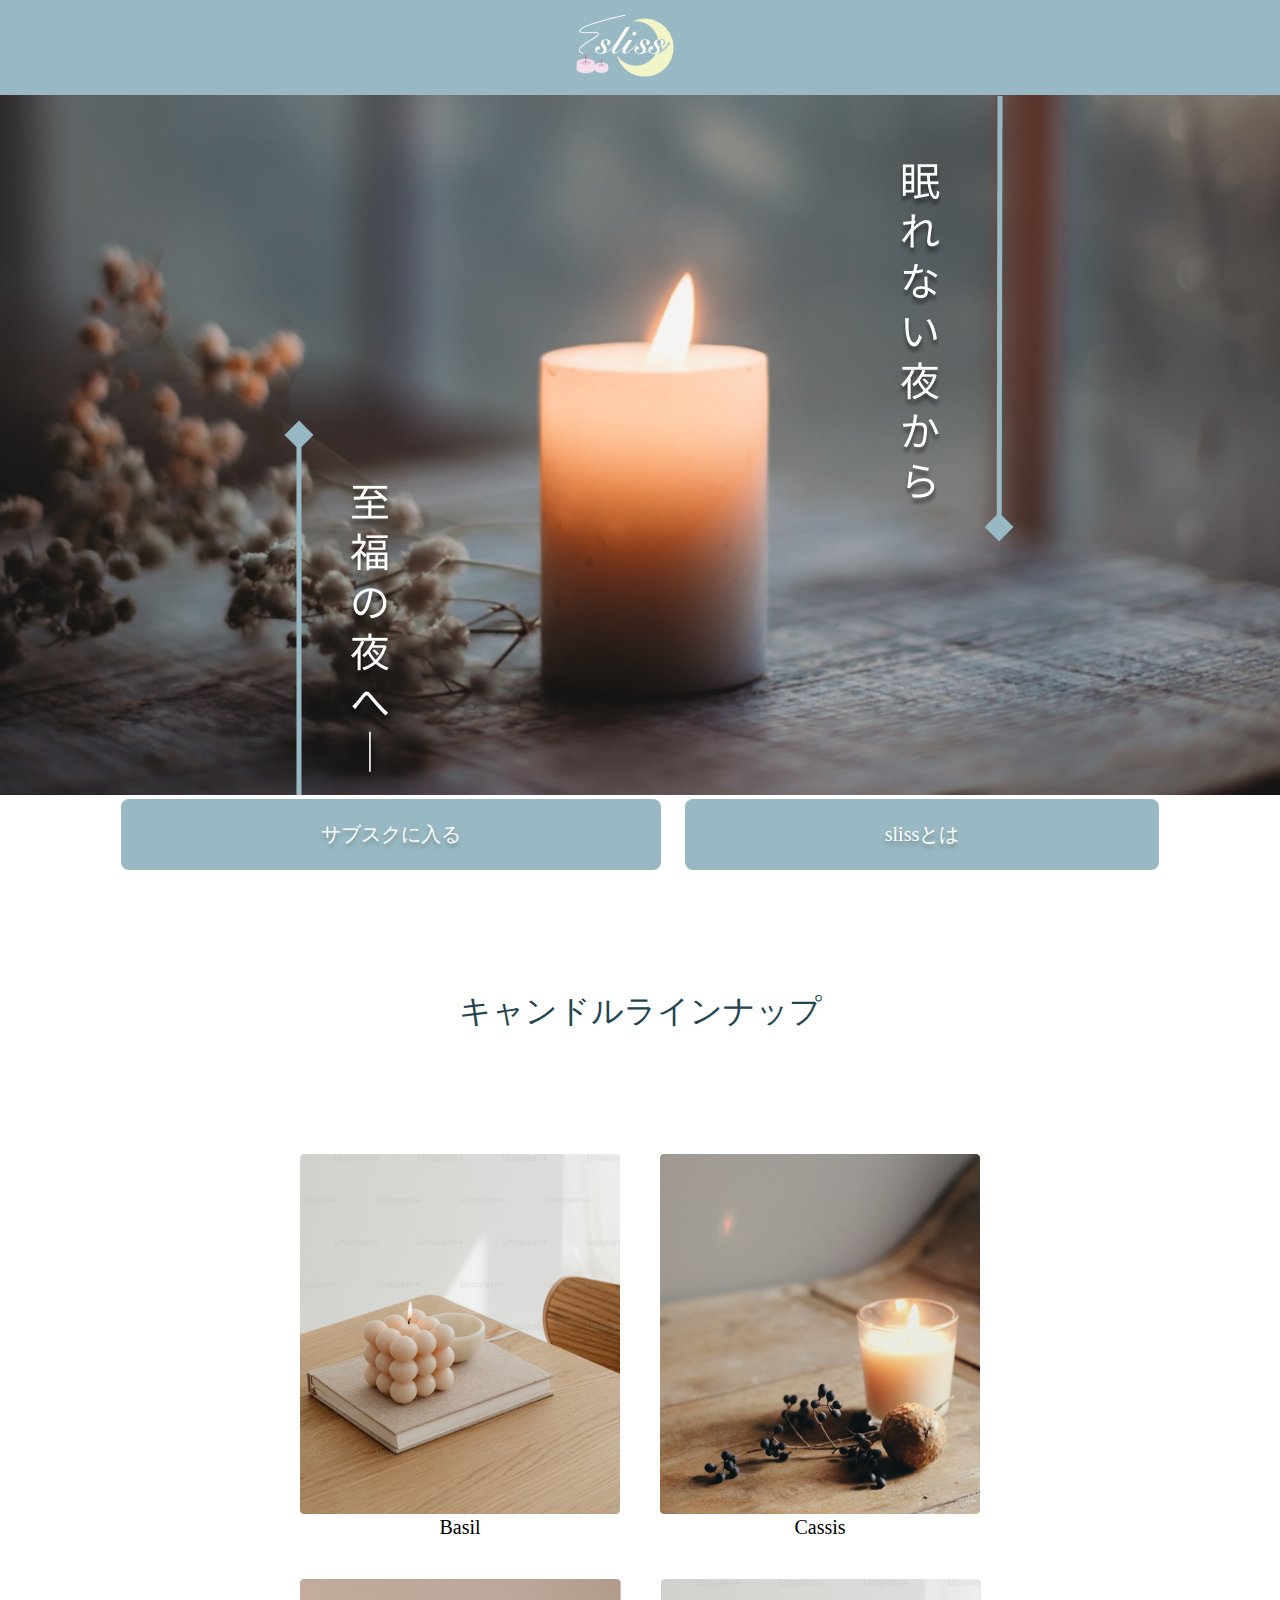
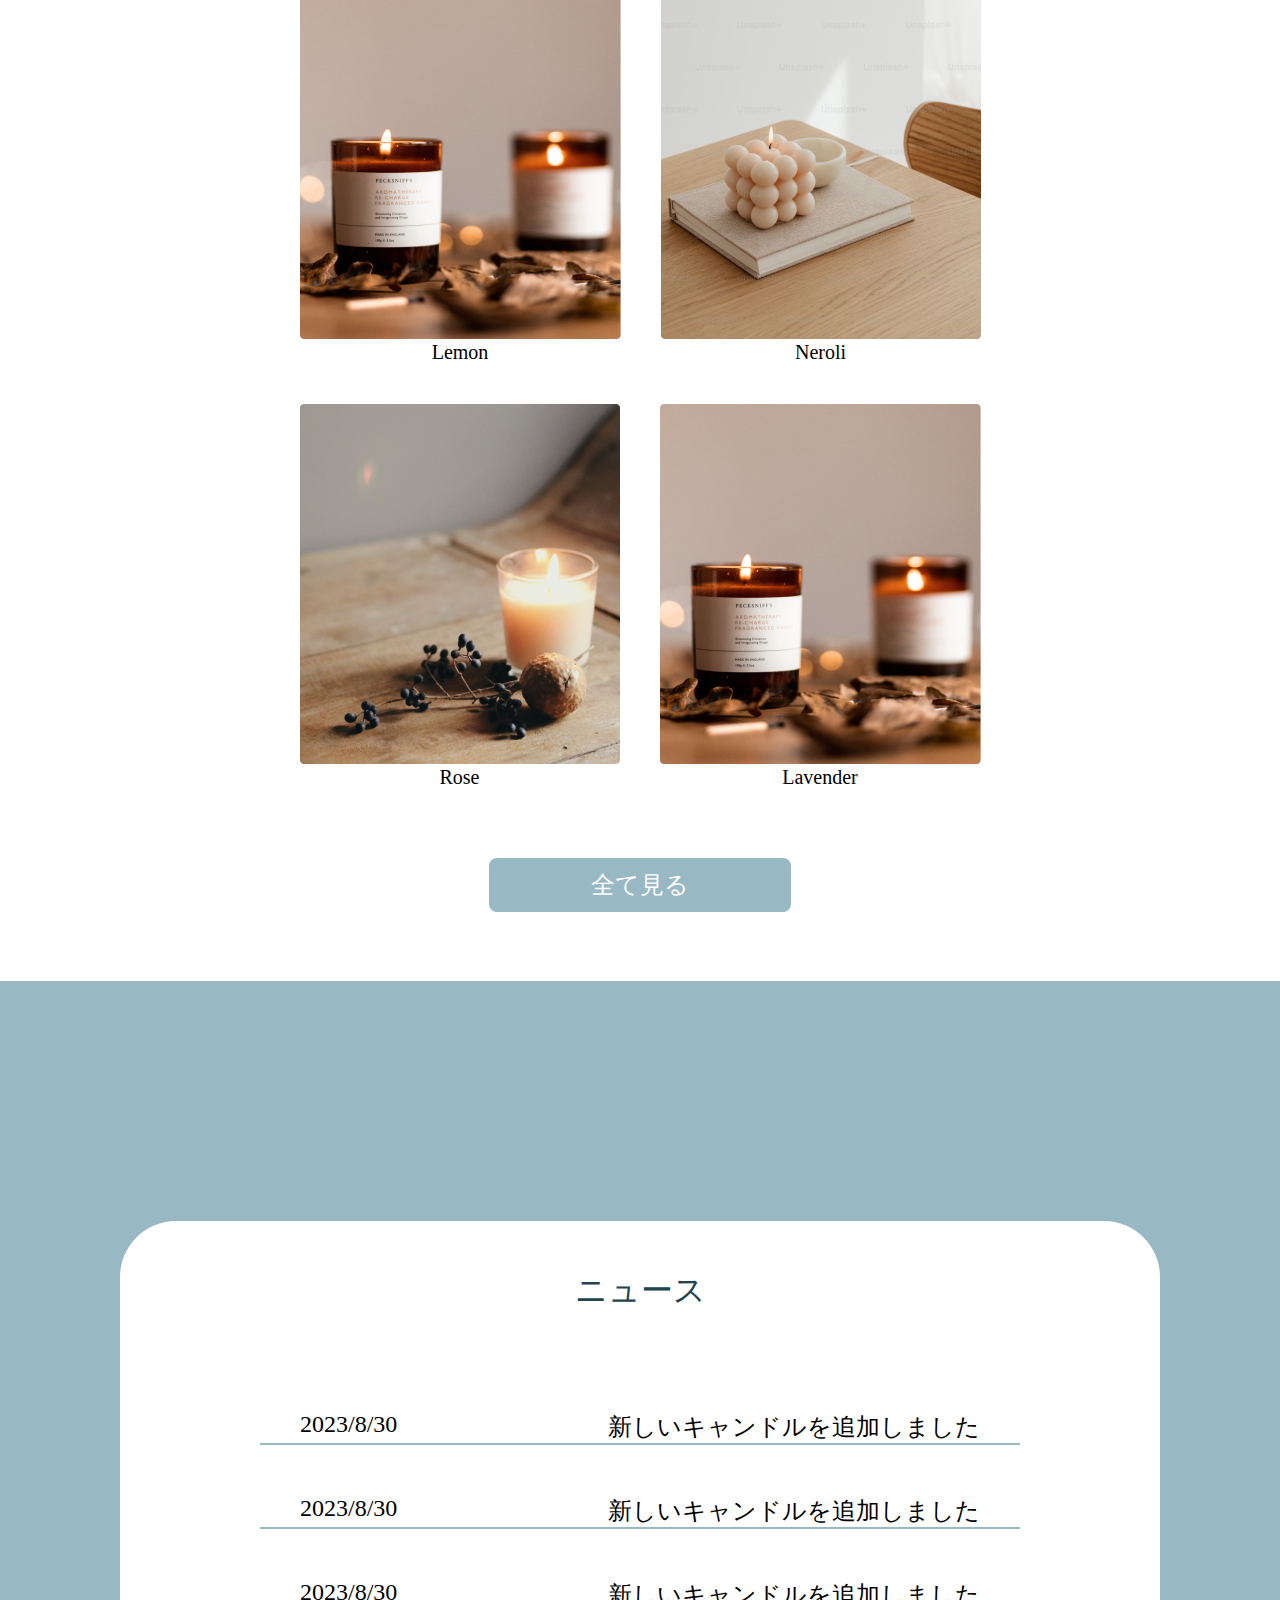
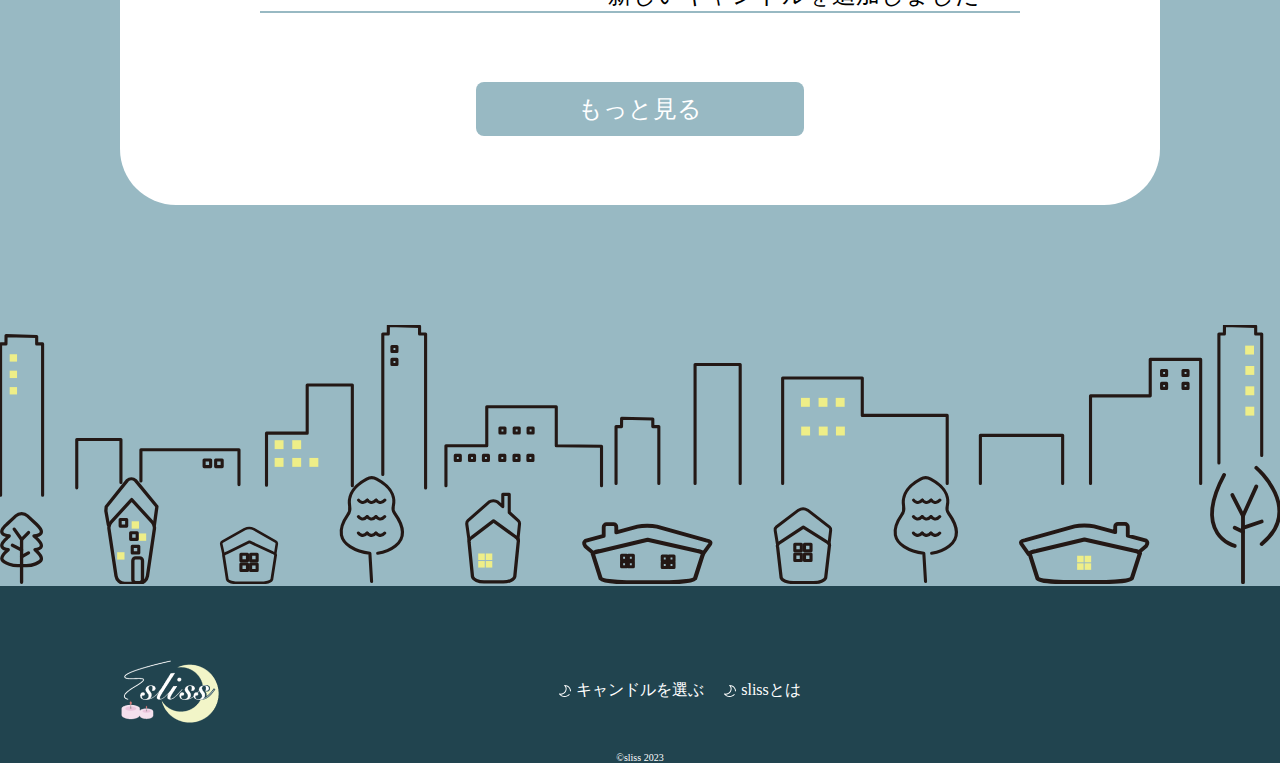
<file: index.html>
<!DOCTYPE html>
<html lang="ja" prefix="og: http://ogp.me/ns# fb: http://ogp.me/ns/fb# article: http://ogp.me/ns/article#">
<head>
    <meta charset="utf-8">
    <meta name="viewport" content="width=device-width,initial-scale=1.0,minimum-scale=1.0">
    <meta name="format-detection" content="telephone=no">
    <meta name="keywords" content="">
    <meta name="description" content="ここに説明文を設定">
    <title>sliss</title>

    <!-- 公開の際必要なmeta情報 課題時はコメントでも可です -->
    <meta name="twitter:card" content="summary">
    <meta name="twitter:site" content="@twitteraccount">
    <meta property="og:site_name" content="サイト名">
    <meta property="og:title" content="サイトタイトル">
    <meta property="og:description" content="サイト説明文">
    <meta property="og:url" content="https://hoge.ecc.com/">
    <meta property="og:image" content="https://hoge.ecc.com/ogp.png">
    <meta property="og:type" content="website">
    <link rel="shortcut icon" href="http://www.hoge.hoge/favicon.ico" type="image/vnd.microsoft.icon">
    <link rel="apple-touch-icon" href="http://www.hoge.hoge/logo.png">
    <link rel="stylesheet" href="https://cdnjs.cloudflare.com/ajax/libs/font-awesome/6.4.0/css/all.min.css" integrity="sha512-iecdLmaskl7CVkqkXNQ/ZH/XLlvWZOJyj7Yy7tcenmpD1ypASozpmT/E0iPtmFIB46ZmdtAc9eNBvH0H/ZpiBw==" crossorigin="anonymous" referrerpolicy="no-referrer">


    <!-- ページのスタイルはheadの最後に記載 -->
    <link rel="stylesheet" href="css/ress.css">
    <link rel="stylesheet" href="css/common.css">
    <link rel="stylesheet" href="css/index.css">
</head>
<body>
    <header>
        <i class="fa-solid fa-bars"></i>
        <h1><img src="images/logo.png" alt=""></h1>
        <div class="navIcon">
            <i class="fa-solid fa-magnifying-glass"></i>
            <i class="fa-solid fa-cart-shopping"></i>
        </div>
    </header>
    <main>
        <h2 class="firstView"><img src="images/main.png" alt=""></h2>
        <div class="menuBar">
            <a href="">サブスクに入る</a>
            <a href="">slissとは</a>
        </div>
        <div>
            <h2 class="itemttl">キャンドルラインナップ</h2>
            <div class="itemWrap">
                <div class="item">
                    <img src="images/pic1.png" alt="">
                    <p>Basil</p>
                </div>
                <div class="item">
                    <img src="images/pic2.png" alt="">
                    <p>Cassis</p>
                </div>
                <div class="item">
                    <img src="images/pic3.png" alt="">
                    <p>Lemon</p>
                </div>
                <div class="item">
                    <img src="images/pic1.png" alt="">
                    <p>Neroli</p>
                </div>
                <div class="item">
                    <img src="images/pic2.png" alt="">
                    <p>Rose</p>
                </div>
                <div class="item">
                    <img src="images/pic3.png" alt="">
                    <p>Lavender</p>
                </div>
            </div>
            <p class="more"><a href="">全て見る</a></p>
        </div>
        <div class="newsWrapper">
            <div class="newsWrap">
                <h2 class="newsttl">ニュース</h2>
                <div class="contain">
                    <div class="news">
                        <p>2023/8/30</p>
                        <p>新しいキャンドルを追加しました</p>
                    </div>
                    <div class="news">
                        <p>2023/8/30</p>
                        <p>新しいキャンドルを追加しました</p>
                    </div>
                    <div class="news">
                        <p>2023/8/30</p>
                        <p>新しいキャンドルを追加しました</p>
                    </div>
                </div>
                <p class="more"><a href="">もっと見る</a></p>
            </div>
            <img src="images/twon.svg" alt="">
        </div>
    </main>
    
    <footer>
        <div class="footerWrap">
            <img src="images/logo.png" alt="">
            <div class="flex">
                <div class="footerLink">
                    <img src="images/moon.svg" alt="">
                    <p>キャンドルを選ぶ</p>
                </div>
                <div class="footerLink">
                    <img src="images/moon.svg" alt="">
                    <p>slissとは</p>
                </div>
            </div>
            <div class="flex">
                <i class="fa-brands fa-twitter"></i>
                <i class="fa-brands fa-instagram"></i>
            </div>
        </div>
        <p class="copy">&copy;sliss 2023</p>
    </footer>
</body>
</html>
</file>
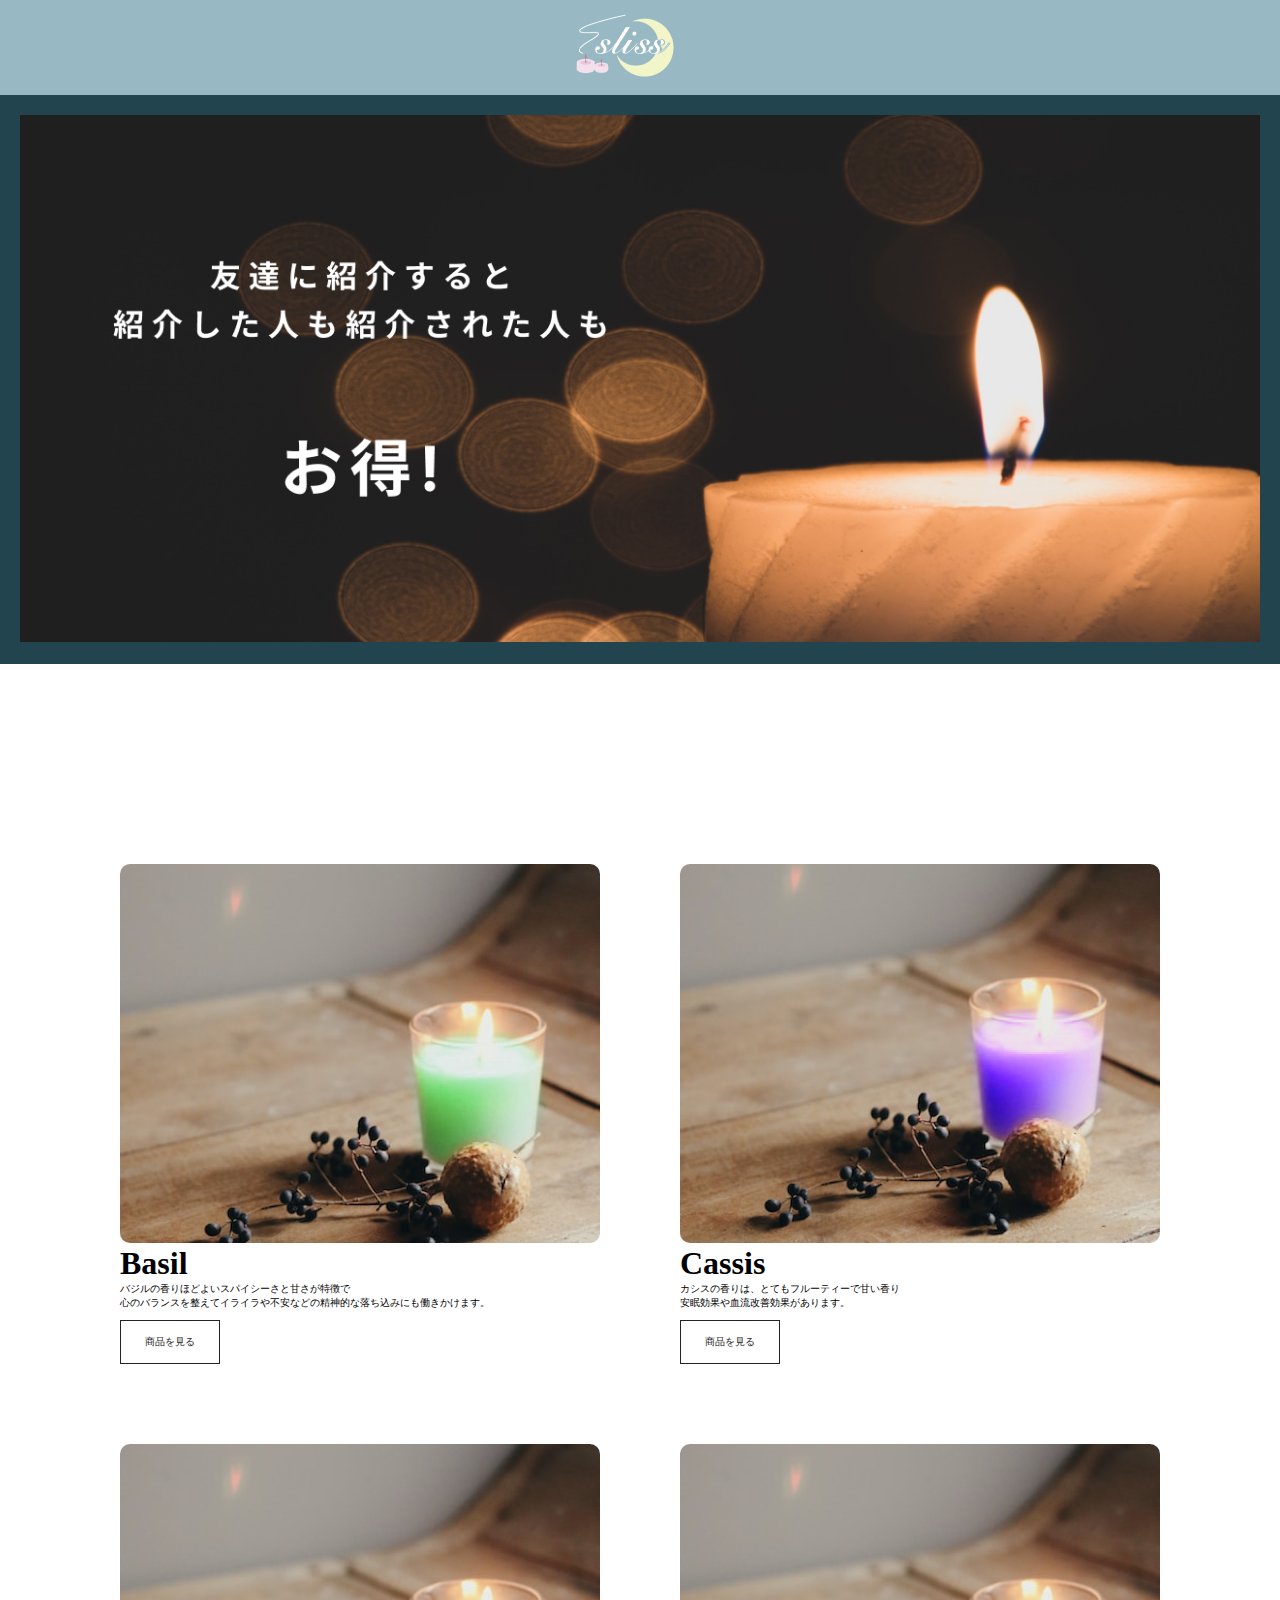
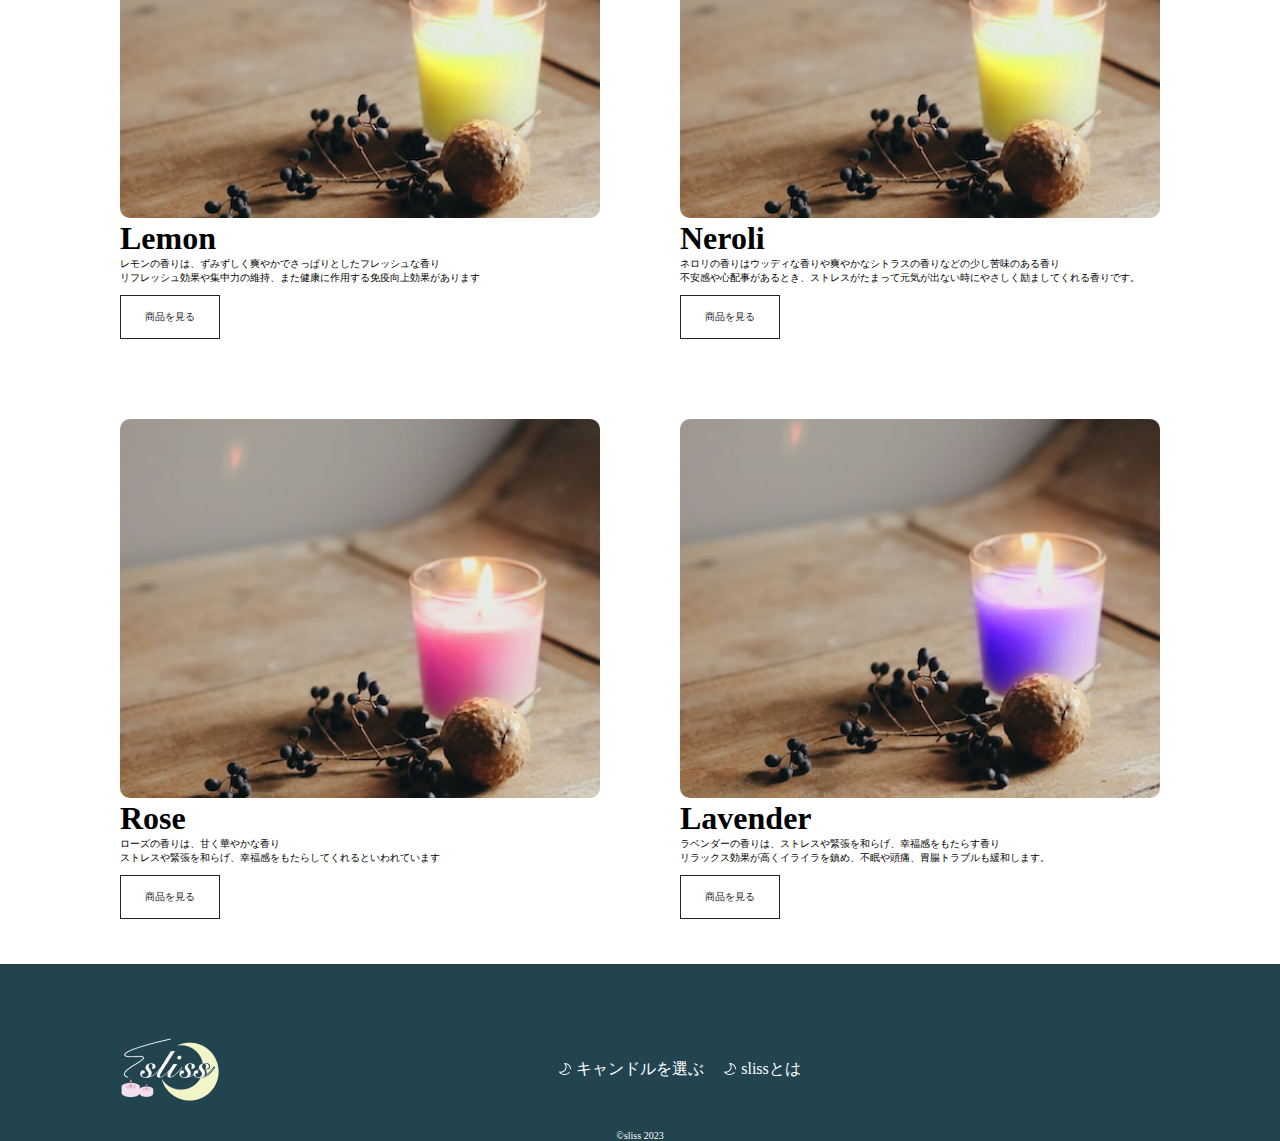
<file: item.html>
<!DOCTYPE html>
<html lang="ja" prefix="og: http://ogp.me/ns# fb: http://ogp.me/ns/fb# article: http://ogp.me/ns/article#">
<head>
    <meta charset="utf-8">
    <meta name="viewport" content="width=device-width,initial-scale=1.0,minimum-scale=1.0">
    <meta name="format-detection" content="telephone=no">
    <meta name="keywords" content="">
    <meta name="description" content="ここに説明文を設定">
    <title>sliss</title>

    <!-- 公開の際必要なmeta情報 課題時はコメントでも可です -->
    <meta name="twitter:card" content="summary">
    <meta name="twitter:site" content="@twitteraccount">
    <meta property="og:site_name" content="サイト名">
    <meta property="og:title" content="サイトタイトル">
    <meta property="og:description" content="サイト説明文">
    <meta property="og:url" content="https://hoge.ecc.com/">
    <meta property="og:image" content="https://hoge.ecc.com/ogp.png">
    <meta property="og:type" content="website">
    <link rel="shortcut icon" href="http://www.hoge.hoge/favicon.ico" type="image/vnd.microsoft.icon">
    <link rel="apple-touch-icon" href="http://www.hoge.hoge/logo.png">
    <link rel="stylesheet" href="https://cdnjs.cloudflare.com/ajax/libs/font-awesome/6.4.0/css/all.min.css" integrity="sha512-iecdLmaskl7CVkqkXNQ/ZH/XLlvWZOJyj7Yy7tcenmpD1ypASozpmT/E0iPtmFIB46ZmdtAc9eNBvH0H/ZpiBw==" crossorigin="anonymous" referrerpolicy="no-referrer">


    <!-- ページのスタイルはheadの最後に記載 -->
    <link rel="stylesheet" href="css/ress.css">
    <link rel="stylesheet" href="css/common.css">
    <link rel="stylesheet" href="css/item.css">
</head>
<body>
    <header>
        <i class="fa-solid fa-bars"></i>
        <h1><img src="images/logo.png" alt=""></h1>
        <div class="navIcon">
            <i class="fa-solid fa-magnifying-glass"></i>
            <i class="fa-solid fa-cart-shopping"></i>
        </div>
    </header>

    <main>
        <p class="banner"><img src="images/banner.png" alt=""></p>
        <div class="itemWrapper">
            <div>
                <img src="images/candle_green.png" alt="">
                <h2 class="itemName">Basil</h2>
                <p>バジルの香りほどよいスパイシーさと甘さが特徴で<br>
                    心のバランスを整えてイライラや不安などの精神的な落ち込みにも働きかけます。</p>
                <div class="shopping">
                    <a href="#">商品を見る</a>
                    <i class="fa-solid fa-cart-shopping"></i>
                </div>
            </div>
            <div>
                <img src="images/candle_purple.png" alt="">
                <h2 class="itemName">Cassis</h2>
                <p>カシスの香りは、とてもフルーティーで甘い香り<br>
                    安眠効果や血流改善効果があります。</p>
                <div class="shopping">
                    <a href="#">商品を見る</a>
                    <i class="fa-solid fa-cart-shopping"></i>
                </div>
            </div>
            <div>
                <img src="images/candle_yellow.png" alt="">
                <h2 class="itemName">Lemon</h2>
                <p>レモンの香りは、ずみずしく爽やかでさっぱりとしたフレッシュな香り<br>
                    リフレッシュ効果や集中力の維持、また健康に作用する免疫向上効果があります</p>
                <div class="shopping">
                    <a href="#">商品を見る</a>
                    <i class="fa-solid fa-cart-shopping"></i>
                </div>
            </div>
            <div>
                <img src="images/candle_yellow.png" alt="">
                <h2 class="itemName">Neroli</h2>
                <p>ネロリの香りはウッディな香りや爽やかなシトラスの香りなどの少し苦味のある香り<br>
                    不安感や心配事があるとき、ストレスがたまって元気が出ない時にやさしく励ましてくれる香りです。</p>
                <div class="shopping">
                    <a href="#">商品を見る</a>
                    <i class="fa-solid fa-cart-shopping"></i>
                </div>
            </div>
            <div>
                <img src="images/candle_pink.png" alt="">
                <h2 class="itemName">Rose</h2>
                <p>ローズの香りは、甘く華やかな香り<br>
                    ストレスや緊張を和らげ、幸福感をもたらしてくれるといわれています</p>
                <div class="shopping">
                    <a href="#">商品を見る</a>
                    <i class="fa-solid fa-cart-shopping"></i>
                </div>
            </div>
            <div>
                <img src="images/candle_purple.png" alt="">
                <h2 class="itemName">Lavender</h2>
                <p>ラベンダーの香りは、ストレスや緊張を和らげ、幸福感をもたらす香り<br>
                    リラックス効果が高くイライラを鎮め、不眠や頭痛、胃腸トラブルも緩和します。</p>
                <div class="shopping">
                    <a href="#">商品を見る</a>
                    <i class="fa-solid fa-cart-shopping"></i>
                </div>
            </div>
        </div>
    </main>

    <footer>
        <div class="footerWrap">
            <img src="images/logo.png" alt="">
            <div class="flex">
                <div class="footerLink">
                    <img src="images/moon.svg" alt="">
                    <p>キャンドルを選ぶ</p>
                </div>
                <div class="footerLink">
                    <img src="images/moon.svg" alt="">
                    <p>slissとは</p>
                </div>
            </div>
            <div class="flex">
                <i class="fa-brands fa-twitter"></i>
                <i class="fa-brands fa-instagram"></i>
            </div>
        </div>
        <p class="copy">&copy;sliss 2023</p>
    </footer>
</body>
</html>
</file>
<file: css/ress.css>
/* resset.dev • v5.0.2 */

/* # =================================================================
   # Global selectors
   # ================================================================= */

   html {
    box-sizing: border-box;
    -webkit-text-size-adjust: 100%; /* Prevent adjustments of font size after orientation changes in iOS */
    word-break: normal;
    -moz-tab-size: 4;
    tab-size: 4;
  }
  
  *,
  ::before,
  ::after {
    background-repeat: no-repeat; /* Set `background-repeat: no-repeat` to all elements and pseudo elements */
    box-sizing: inherit;
  }
  
  ::before,
  ::after {
    text-decoration: inherit; /* Inherit text-decoration and vertical align to ::before and ::after pseudo elements */
    vertical-align: inherit;
  }
  
  * {
    padding: 0; /* Reset `padding` and `margin` of all elements */
    margin: 0;
  }
  
  /* # =================================================================
     # General elements
     # ================================================================= */
  
  hr {
    overflow: visible; /* Show the overflow in Edge and IE */
    height: 0; /* Add the correct box sizing in Firefox */
    color: inherit; /* Correct border color in Firefox. */
  }
  
  details,
  main {
    display: block; /* Render the `main` element consistently in IE. */
  }
  
  summary {
    display: list-item; /* Add the correct display in all browsers */
  }
  
  small {
    font-size: 80%; /* Set font-size to 80% in `small` elements */
  }
  
  [hidden] {
    display: none; /* Add the correct display in IE */
  }
  
  abbr[title] {
    border-bottom: none; /* Remove the bottom border in Chrome 57 */
    /* Add the correct text decoration in Chrome, Edge, IE, Opera, and Safari */
    text-decoration: underline;
    text-decoration: underline dotted;
  }
  
  a {
    background-color: transparent; /* Remove the gray background on active links in IE 10 */
  }
  
  a:active,
  a:hover {
    outline-width: 0; /* Remove the outline when hovering in all browsers */
  }
  
  code,
  kbd,
  pre,
  samp {
    font-family: monospace, monospace; /* Specify the font family of code elements */
  }
  
  pre {
    font-size: 1em; /* Correct the odd `em` font sizing in all browsers */
  }
  
  b,
  strong {
    font-weight: bolder; /* Add the correct font weight in Chrome, Edge, and Safari */
  }
  
  /* https://gist.github.com/unruthless/413930 */
  sub,
  sup {
    font-size: 75%;
    line-height: 0;
    position: relative;
    vertical-align: baseline;
  }
  
  sub {
    bottom: -0.25em;
  }
  
  sup {
    top: -0.5em;
  }
  
  table {
    border-color: inherit; /* Correct border color in all Chrome, Edge, and Safari. */
    text-indent: 0; /* Remove text indentation in Chrome, Edge, and Safari */
  }
  
  iframe {
    border-style: none;
  }
  
  /* # =================================================================
     # Forms
     # ================================================================= */
  
  input {
    border-radius: 0;
  }
  
  [type='number']::-webkit-inner-spin-button,
  [type='number']::-webkit-outer-spin-button {
    height: auto; /* Correct the cursor style of increment and decrement buttons in Chrome */
  }
  
  [type='search'] {
    -webkit-appearance: textfield; /* Correct the odd appearance in Chrome and Safari */
    outline-offset: -2px; /* Correct the outline style in Safari */
  }
  
  [type='search']::-webkit-search-decoration {
    -webkit-appearance: none; /* Remove the inner padding in Chrome and Safari on macOS */
  }
  
  textarea {
    overflow: auto; /* Internet Explorer 11+ */
    resize: vertical; /* Specify textarea resizability */
  }
  
  button,
  input,
  optgroup,
  select,
  textarea {
    font: inherit; /* Specify font inheritance of form elements */
  }
  
  optgroup {
    font-weight: bold; /* Restore the font weight unset by the previous rule */
  }
  
  button {
    overflow: visible; /* Address `overflow` set to `hidden` in IE 8/9/10/11 */
  }
  
  button,
  select {
    text-transform: none; /* Firefox 40+, Internet Explorer 11- */
  }
  
  /* Apply cursor pointer to button elements */
  button,
  [type='button'],
  [type='reset'],
  [type='submit'],
  [role='button'] {
    cursor: pointer;
  }
  
  /* Remove inner padding and border in Firefox 4+ */
  button::-moz-focus-inner,
  [type='button']::-moz-focus-inner,
  [type='reset']::-moz-focus-inner,
  [type='submit']::-moz-focus-inner {
    border-style: none;
    padding: 0;
  }
  
  /* Replace focus style removed in the border reset above */
  button:-moz-focusring,
  [type='button']::-moz-focus-inner,
  [type='reset']::-moz-focus-inner,
  [type='submit']::-moz-focus-inner {
    outline: 1px dotted ButtonText;
  }
  
  button,
  html [type='button'], /* Prevent a WebKit bug where (2) destroys native `audio` and `video`controls in Android 4 */
  [type='reset'],
  [type='submit'] {
    -webkit-appearance: button; /* Correct the inability to style clickable types in iOS */
  }
  
  /* Remove the default button styling in all browsers */
  button,
  input,
  select,
  textarea {
    background-color: transparent;
    border-style: none;
  }
  
  a:focus,
  button:focus,
  input:focus,
  select:focus,
  textarea:focus {
    outline-width: 0;
  }
  
  /* Style select like a standard input */
  select {
    -moz-appearance: none; /* Firefox 36+ */
    -webkit-appearance: none; /* Chrome 41+ */
  }
  
  select::-ms-expand {
    display: none; /* Internet Explorer 11+ */
  }
  
  select::-ms-value {
    color: currentColor; /* Internet Explorer 11+ */
  }
  
  legend {
    border: 0; /* Correct `color` not being inherited in IE 8/9/10/11 */
    color: inherit; /* Correct the color inheritance from `fieldset` elements in IE */
    display: table; /* Correct the text wrapping in Edge and IE */
    max-width: 100%; /* Correct the text wrapping in Edge and IE */
    white-space: normal; /* Correct the text wrapping in Edge and IE */
    max-width: 100%; /* Correct the text wrapping in Edge 18- and IE */
  }
  
  ::-webkit-file-upload-button {
    /* Correct the inability to style clickable types in iOS and Safari */
    -webkit-appearance: button;
    color: inherit;
    font: inherit; /* Change font properties to `inherit` in Chrome and Safari */
  }
  
  /* Replace pointer cursor in disabled elements */
  [disabled] {
    cursor: default;
  }
  
  /* # =================================================================
     # Specify media element style
     # ================================================================= */
  
  img {
    border-style: none; /* Remove border when inside `a` element in IE 8/9/10 */
  }
  
  /* Add the correct vertical alignment in Chrome, Firefox, and Opera */
  progress {
    vertical-align: baseline;
  }
  
  /* # =================================================================
     # Accessibility
     # ================================================================= */
  
  /* Specify the progress cursor of updating elements */
  [aria-busy='true'] {
    cursor: progress;
  }
  
  /* Specify the pointer cursor of trigger elements */
  [aria-controls] {
    cursor: pointer;
  }
  
  /* Specify the unstyled cursor of disabled, not-editable, or otherwise inoperable elements */
  [aria-disabled='true'] {
    cursor: default;
  }
</file>
<file: css/common.css>
html{
    font-size: 62.5%;
}
html, body{
    height: 100%;
    width: 100%;
}
a{
    text-decoration: none;
}

/* header */
header{
    display: flex;
    align-items: center;
    justify-content: space-between;
    padding: 1.2rem 6rem;
    background: #98B9C3;
    i{
        font-size: 2.5rem;
        color: #fff;
    }
}
.navIcon{
    display: flex;
    gap: 3rem;
}

/* footer */
footer{
    background: #21444f;
}
.footerWrap{
    display: flex;
    align-items: center;
    justify-content: space-between;
    color: #fff;
    padding: 7.2rem 12rem 1.8rem 12rem;
}
.footerLink{
    display: flex;
    align-items: center;
    gap: 5px;
    font-size: 1.6rem;
}
.flex{
    display: flex;
    gap: 2rem;
    i{
        font-size: 2.4rem;
    }
}
.copy{
    margin: 1rem 0;
    text-align: center;
    color: #fff;
}
</file>
<file: css/index.css>
.firstView{
    img{
        width: 100%;
        height: 100%;
    }
}
.menuBar{
    display: flex;
    justify-content: center;
    gap: 2.4rem;
    font-size: 2rem;
    a{
        padding: 2.2rem 20rem;
        border-radius: 8px;
        color: #fff;
        text-shadow: 0px 4px 4px rgba(0, 0, 0, 0.25);
        background: #98B9C3;
    }
}
.itemttl{
    padding: 12rem 0;
    text-align: center;
    font-size: 3.2rem;
    font-weight: 400;
    color: #21444f;
}
.itemWrap{
    padding: 0 12rem;
    display: flex;
    justify-content: center;
    flex-wrap: wrap;
    gap: 4rem;
    p{
        text-align: center;
        font-size: 2rem;
    }
}
.more{
    padding: 8rem 9.4rem;
    text-align: center;
    a{
        padding: 1.4rem 10.2rem;
        font-size: 2.4rem;
        color: #fff;
        border-radius: 8px;
        background: #98B9C3;
    }
}
.newsWrapper{
    padding-top: 12rem;
    background-color: #98B9C3;
    img{
        width: 100%;
    }
}
.newsWrap{
    margin: 12rem;
    border-radius: 56px;
    background: #fff;

}
.newsttl{
    padding: 4.8rem 0;
    text-align: center;
    font-size: 3.2rem;
    font-weight: 400;
    color: #21444f;

}
.contain{
    padding: 0 14rem;
}
.news{
    display: flex;
    justify-content: space-between;
    padding: 5rem 4rem 0;
    font-size: 2.4rem;
    border-bottom: 2px solid #98B9C3;
}
</file>
<file: css/item.css>
.banner{
    background: #21444f;
    img{
        width: 100vw;
        padding: 2rem;
    }
}
.itemWrapper{
    display: flex;
    flex-wrap: wrap;
    justify-content: center;
    gap: 8rem;
    margin: 20rem 0 4.5rem;
    img{
        border-radius: 10px;
    }
}
.itemName{
    font-size: 3.2rem;
}
.shopping{
    display: flex;
    align-items: center;
    margin-top: 1rem;
    gap: 3rem;
    a{ 
        padding: 1.4rem 2.4rem;
        border: 1px solid #222;
        color: #222;
    }
    i{
        font-size: 2.4rem;
        color: #7A6F6F;
    }
}
</file>
